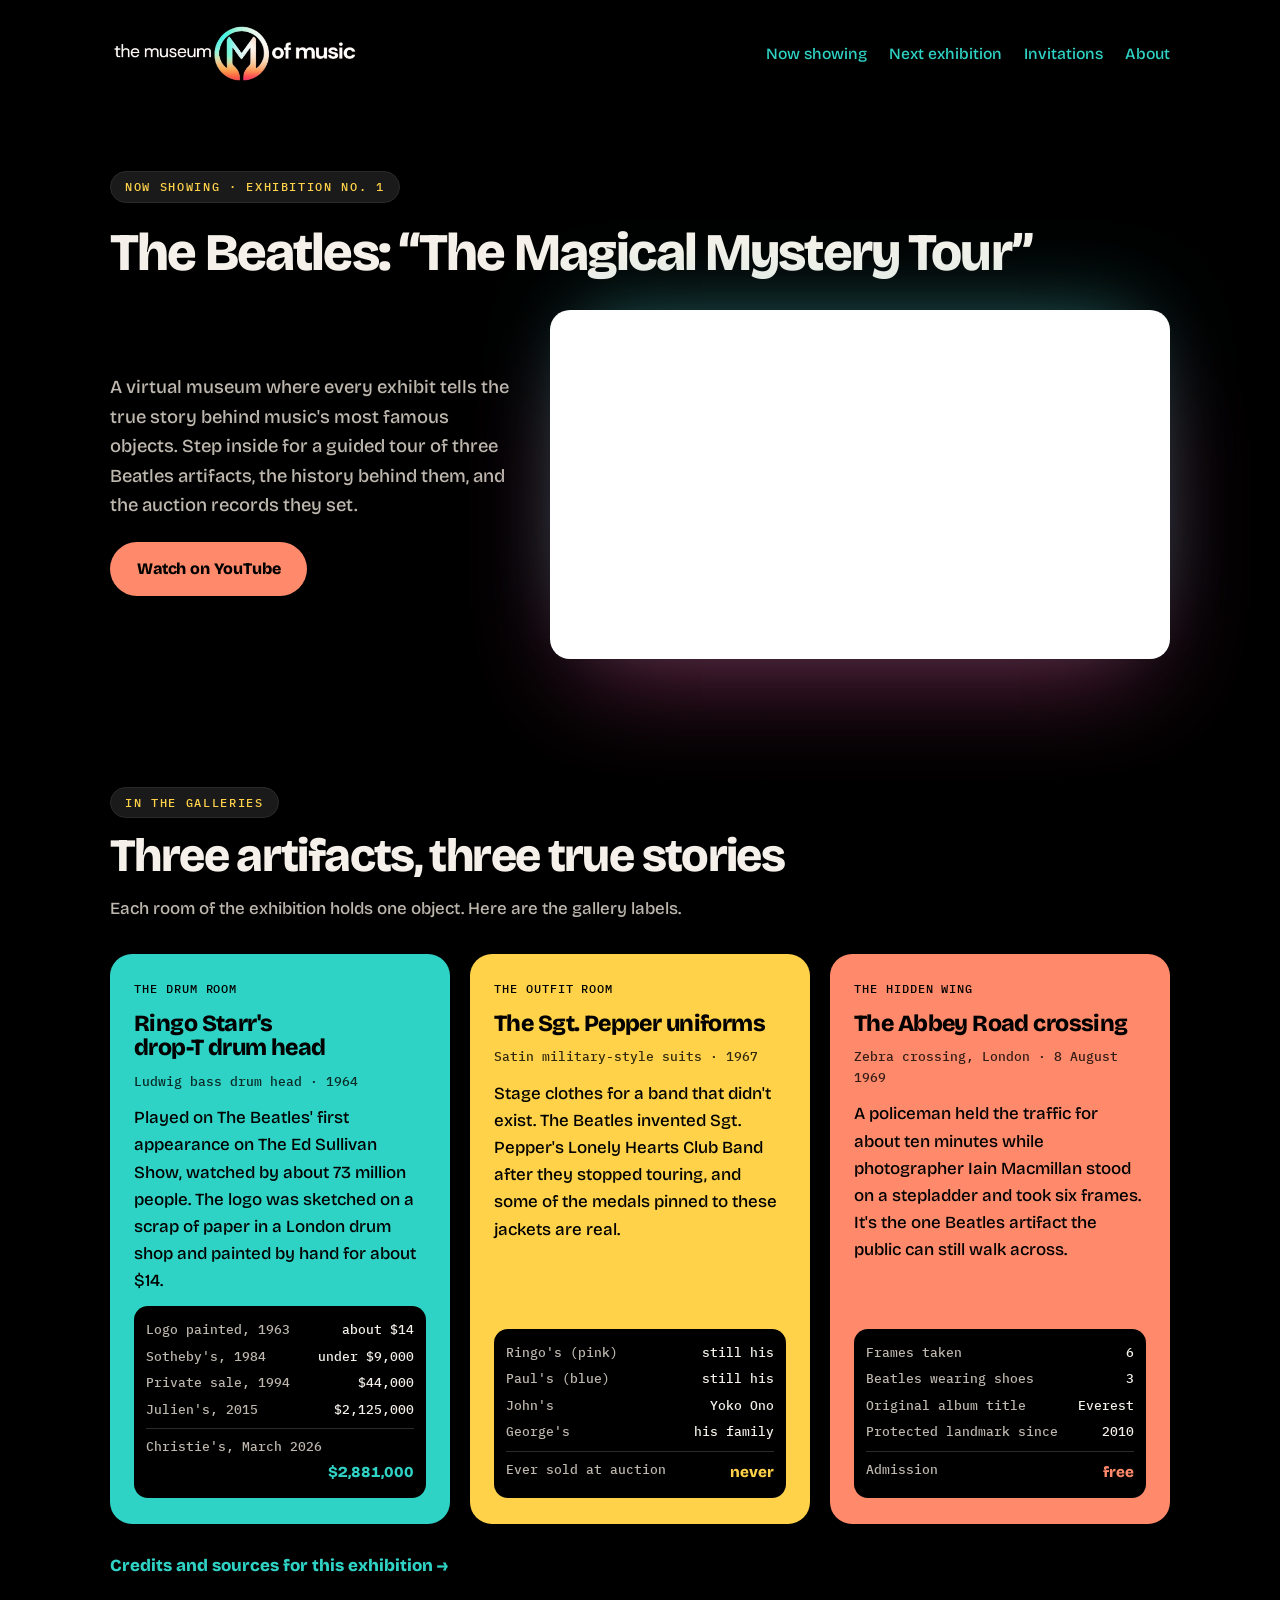
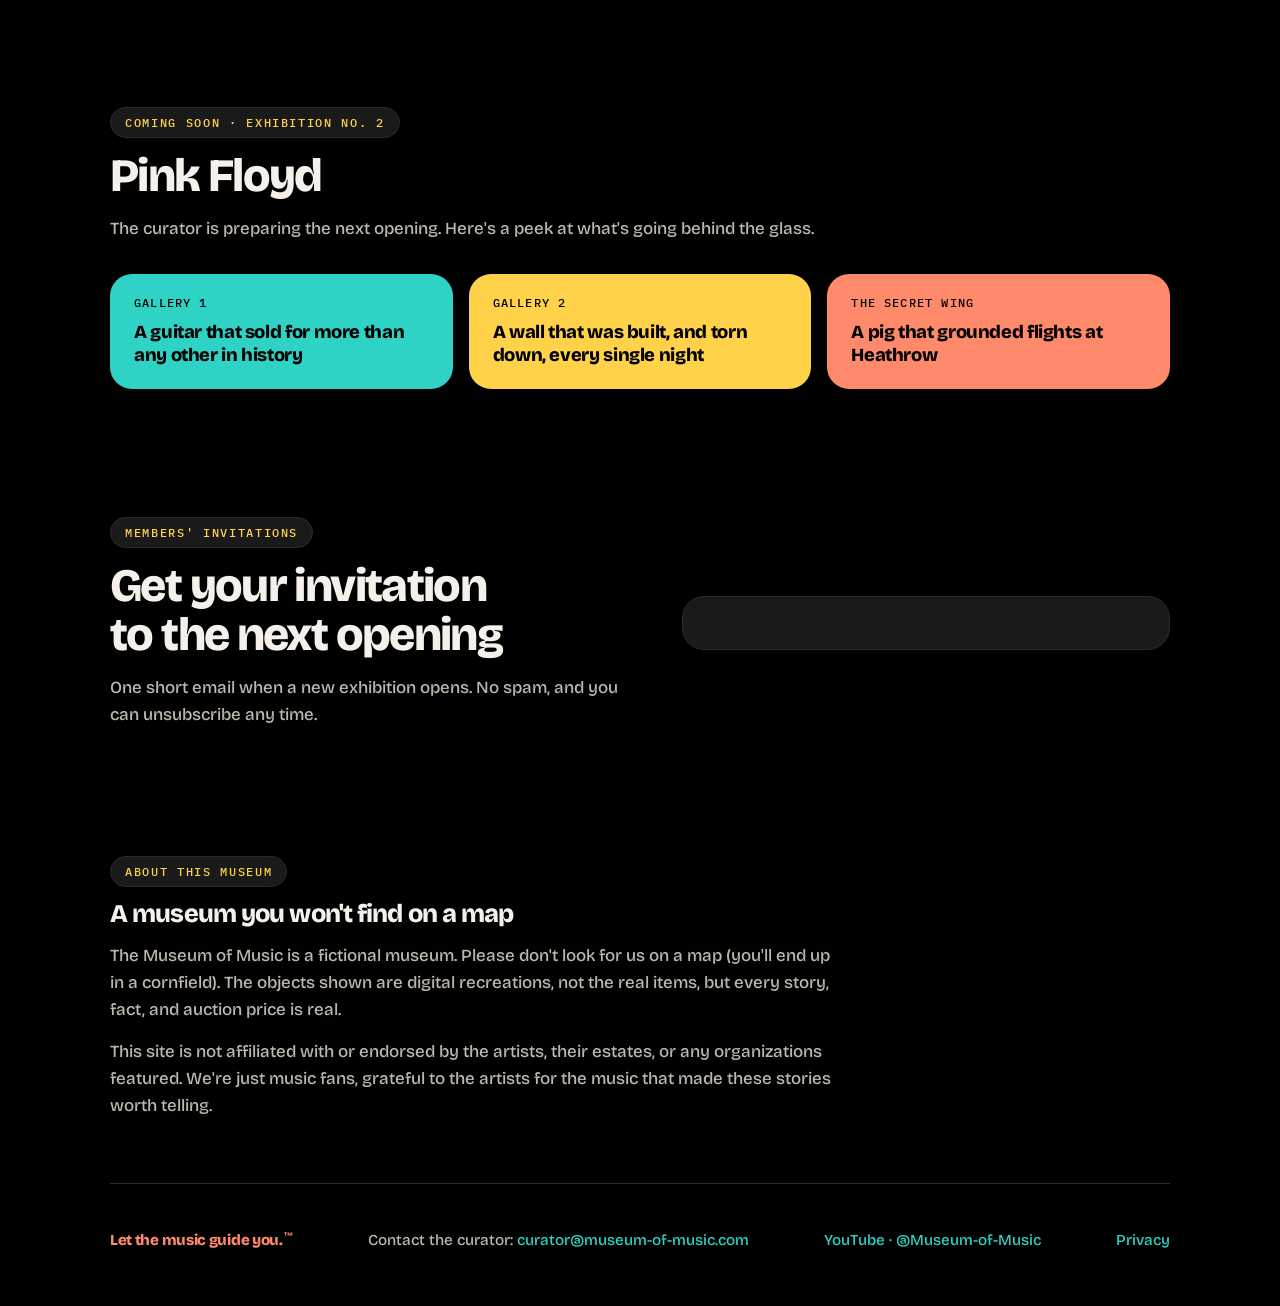
<file: index.html>
<!doctype html>
<html lang="en">
<head>
<meta charset="utf-8">
<meta name="viewport" content="width=device-width, initial-scale=1">
<meta name="description" content="The Museum of Music: a virtual museum where every exhibit tells the true story behind music's most famous objects. Now showing: The Beatles.">
<meta property="og:title" content="The Museum of Music">
<meta property="og:description" content="A virtual museum of music's most famous objects. Now showing: The Beatles, “The Magical Mystery Tour.”">
<meta property="og:type" content="website">
<meta property="og:url" content="https://museum-of-music.com/">
<meta property="og:site_name" content="The Museum of Music">
<meta property="og:image" content="https://museum-of-music.com/share-card.png">
<meta property="og:image:width" content="1200">
<meta property="og:image:height" content="630">
<meta property="og:image:alt" content="The Museum of Music. Now showing: The Beatles, “The Magical Mystery Tour.”">
<meta name="twitter:card" content="summary_large_image">
<meta name="theme-color" content="#000000">
<meta name="google-site-verification" content="QJn9CsjRSteM9GCjq5DSAJP-oJuwyeUyrqhQQWvb560">
<link rel="icon" type="image/png" href="logo.png">
<title>The Museum of Music</title>
<link rel="canonical" href="https://museum-of-music.com/">
<script type="application/ld+json">
[
 {
  "@context": "https://schema.org",
  "@type": "WebSite",
  "name": "The Museum of Music",
  "url": "https://museum-of-music.com/"
 },
 {
  "@context": "https://schema.org",
  "@type": "VideoObject",
  "name": "Inside the Beatles Vault: The Stories Behind Their Most Iconic Artifacts",
  "description": "Step inside The Museum of Music's Beatles exhibition: the drum head from their first appearance on The Ed Sullivan Show, the uniforms from the Sgt. Pepper album cover, and the crosswalk from the Abbey Road album cover. Every exhibit tells the true story behind music's most famous objects.",
  "thumbnailUrl": [
   "https://i.ytimg.com/vi/FO67KNUy0-o/maxresdefault.jpg"
  ],
  "uploadDate": "2026-10-26T18:00:08Z",
  "duration": "PT11M7S",
  "embedUrl": "https://www.youtube-nocookie.com/embed/FO67KNUy0-o",
  "url": "https://www.youtube.com/watch?v=FO67KNUy0-o",
  "publisher": {
   "@type": "Organization",
   "name": "The Museum of Music",
   "url": "https://museum-of-music.com/",
   "logo": {
    "@type": "ImageObject",
    "url": "https://museum-of-music.com/logo.png"
   }
  }
 }
]
</script>
<link rel="preconnect" href="https://fonts.googleapis.com">
<link rel="preconnect" href="https://fonts.gstatic.com" crossorigin>
<link rel="stylesheet" href="https://fonts.googleapis.com/css2?family=Bricolage+Grotesque:opsz,wght@12..96,500;12..96,800&family=IBM+Plex+Mono:wght@500&display=swap">
<link rel="stylesheet" href="/styles.css">
</head>
<body>

<div class="wrap">
  <header>
    <a class="brand" href="#top" aria-label="The Museum of Music home">
      <img class="wordmark" src="wordmark.png" alt="The Museum of Music" width="905" height="215">
    </a>
    <nav aria-label="Main">
      <a href="#now-showing">Now showing</a>
      <a href="#next">Next exhibition</a>
      <a href="#invitations">Invitations</a>
      <a href="#about">About</a>
    </nav>
  </header>

  <main id="top">
    <div class="hero">
      <div class="eyebrow">Now showing · Exhibition No. 1</div>
      <h1>The Beatles: <em>“The Magical Mystery Tour”</em></h1>
      <div class="hero-body">
        <div class="hero-text">
          <p>A virtual museum where every exhibit tells the true story behind music's most famous objects. Step inside for a guided tour of three Beatles artifacts, the history behind them, and the auction records they set.</p>
          <div class="ticket">
            <a class="btn btn-primary" href="https://youtu.be/FO67KNUy0-o" target="_blank" rel="noopener">Watch on YouTube</a>
          </div>
        </div>
        <div class="video">
          <iframe src="https://www.youtube-nocookie.com/embed/FO67KNUy0-o" title="The Beatles: “The Magical Mystery Tour” — The Museum of Music" allow="accelerometer; autoplay; clipboard-write; encrypted-media; gyroscope; picture-in-picture; web-share" referrerpolicy="strict-origin-when-cross-origin" allowfullscreen></iframe>
        </div>
      </div>
    </div>

    <section id="now-showing" aria-labelledby="ns-h">
      <div class="sec-head">
        <div class="eyebrow">In the galleries</div>
        <h2 id="ns-h">Three artifacts, three true stories</h2>
        <p>Each room of the exhibition holds one object. Here are the gallery labels.</p>
      </div>
      <div class="placards">
        <article class="placard">
          <div class="cat">The Drum Room</div>
          <h3>Ringo Starr's <span class="nowrap">drop-T</span> drum head</h3>
          <div class="meta">Ludwig bass drum head · 1964</div>
          <p>Played on The Beatles' first appearance on The Ed Sullivan Show, watched by about 73 million people. The logo was sketched on a scrap of paper in a London drum shop and painted by hand for about $14.</p>
          <div class="prov" aria-label="Provenance">
            <div><span>Logo painted, 1963</span><strong>about $14</strong></div>
            <div><span>Sotheby's, 1984</span><strong>under $9,000</strong></div>
            <div><span>Private sale, 1994</span><strong>$44,000</strong></div>
            <div><span>Julien's, 2015</span><strong>$2,125,000</strong></div>
            <div class="final"><span>Christie's, March 2026</span><strong>$2,881,000</strong></div>
          </div>
        </article>
        <article class="placard">
          <div class="cat">The Outfit Room</div>
          <h3>The Sgt. Pepper uniforms</h3>
          <div class="meta">Satin military-style suits · 1967</div>
          <p>Stage clothes for a band that didn't exist. The Beatles invented Sgt. Pepper's Lonely Hearts Club Band after they stopped touring, and some of the medals pinned to these jackets are real.</p>
          <div class="prov" aria-label="Where they are now">
            <div><span>Ringo's (pink)</span><strong>still his</strong></div>
            <div><span>Paul's (blue)</span><strong>still his</strong></div>
            <div><span>John's</span><strong>Yoko Ono</strong></div>
            <div><span>George's</span><strong>his family</strong></div>
            <div class="final"><span>Ever sold at auction</span><strong>never</strong></div>
          </div>
        </article>
        <article class="placard">
          <div class="cat">The Hidden Wing</div>
          <h3>The Abbey Road crossing</h3>
          <div class="meta">Zebra crossing, London · 8 August 1969</div>
          <p>A policeman held the traffic for about ten minutes while photographer Iain Macmillan stood on a stepladder and took six frames. It's the one Beatles artifact the public can still walk across.</p>
          <div class="prov" aria-label="Facts">
            <div><span>Frames taken</span><strong>6</strong></div>
            <div><span>Beatles wearing shoes</span><strong>3</strong></div>
            <div><span>Original album title</span><strong>Everest</strong></div>
            <div><span>Protected landmark since</span><strong>2010</strong></div>
            <div class="final"><span>Admission</span><strong>free</strong></div>
          </div>
        </article>
      </div>
      <p class="more"><a href="/beatles/#credits">Credits and sources for this exhibition</a></p>
    </section>

    <section id="next" aria-labelledby="next-h">
      <div class="sec-head">
        <div class="eyebrow">Coming soon · Exhibition No. 2</div>
        <h2 id="next-h">Pink Floyd</h2>
        <p>The curator is preparing the next opening. Here's a peek at what's going behind the glass.</p>
      </div>
      <div class="vote">
        <div class="choice"><span>Gallery 1</span>A guitar that sold for more than any other in history</div>
        <div class="choice"><span>Gallery 2</span>A wall that was built, and torn down, every single night</div>
        <div class="choice"><span>The secret wing</span>A pig that grounded flights at Heathrow</div>
      </div>
    </section>

    <section id="invitations" aria-labelledby="inv-h">
      <div class="invite">
        <div class="sec-head" style="margin:0">
          <div class="eyebrow">Members' invitations</div>
          <h2 id="inv-h">Get your invitation to the next opening</h2>
          <p>One short email when a new exhibition opens. No spam, and you can unsubscribe any time.</p>
        </div>
        <div class="card" id="inviteBox">
          <script async src="https://subscribe-forms.beehiiv.com/v3/loader.js" data-beehiiv-form="390239c3-67cb-49b1-8e64-e5f1f850b8d0"></script>
        </div>
      </div>
    </section>

    <section id="about" aria-labelledby="about-h">
      <div class="about">
        <div class="eyebrow">About this museum</div>
        <h2 id="about-h">A museum you won't find on a map</h2>
        <p>The Museum of Music is a fictional museum. Please don't look for us on a map (you'll end up in a cornfield). The objects shown are digital recreations, not the real items, but every story, fact, and auction price is real.</p>
        <p>This site is not affiliated with or endorsed by the artists, their estates, or any organizations featured. We're just music fans, grateful to the artists for the music that made these stories worth telling.</p>
      </div>
    </section>
  </main>

  <footer>
    <span class="sign">Let the music guide you.<span class="tm">&trade;</span></span>
    <span>Contact the curator: <a class="email" href="mailto:curator@museum-of-music.com">curator@museum-of-music.com</a></span>
    <a href="https://www.youtube.com/@Museum-of-Music" target="_blank" rel="noopener">YouTube · @Museum-of-Music</a>
    <a href="privacy.html">Privacy</a>
  </footer>
</div>
</body>
</html>
</file>
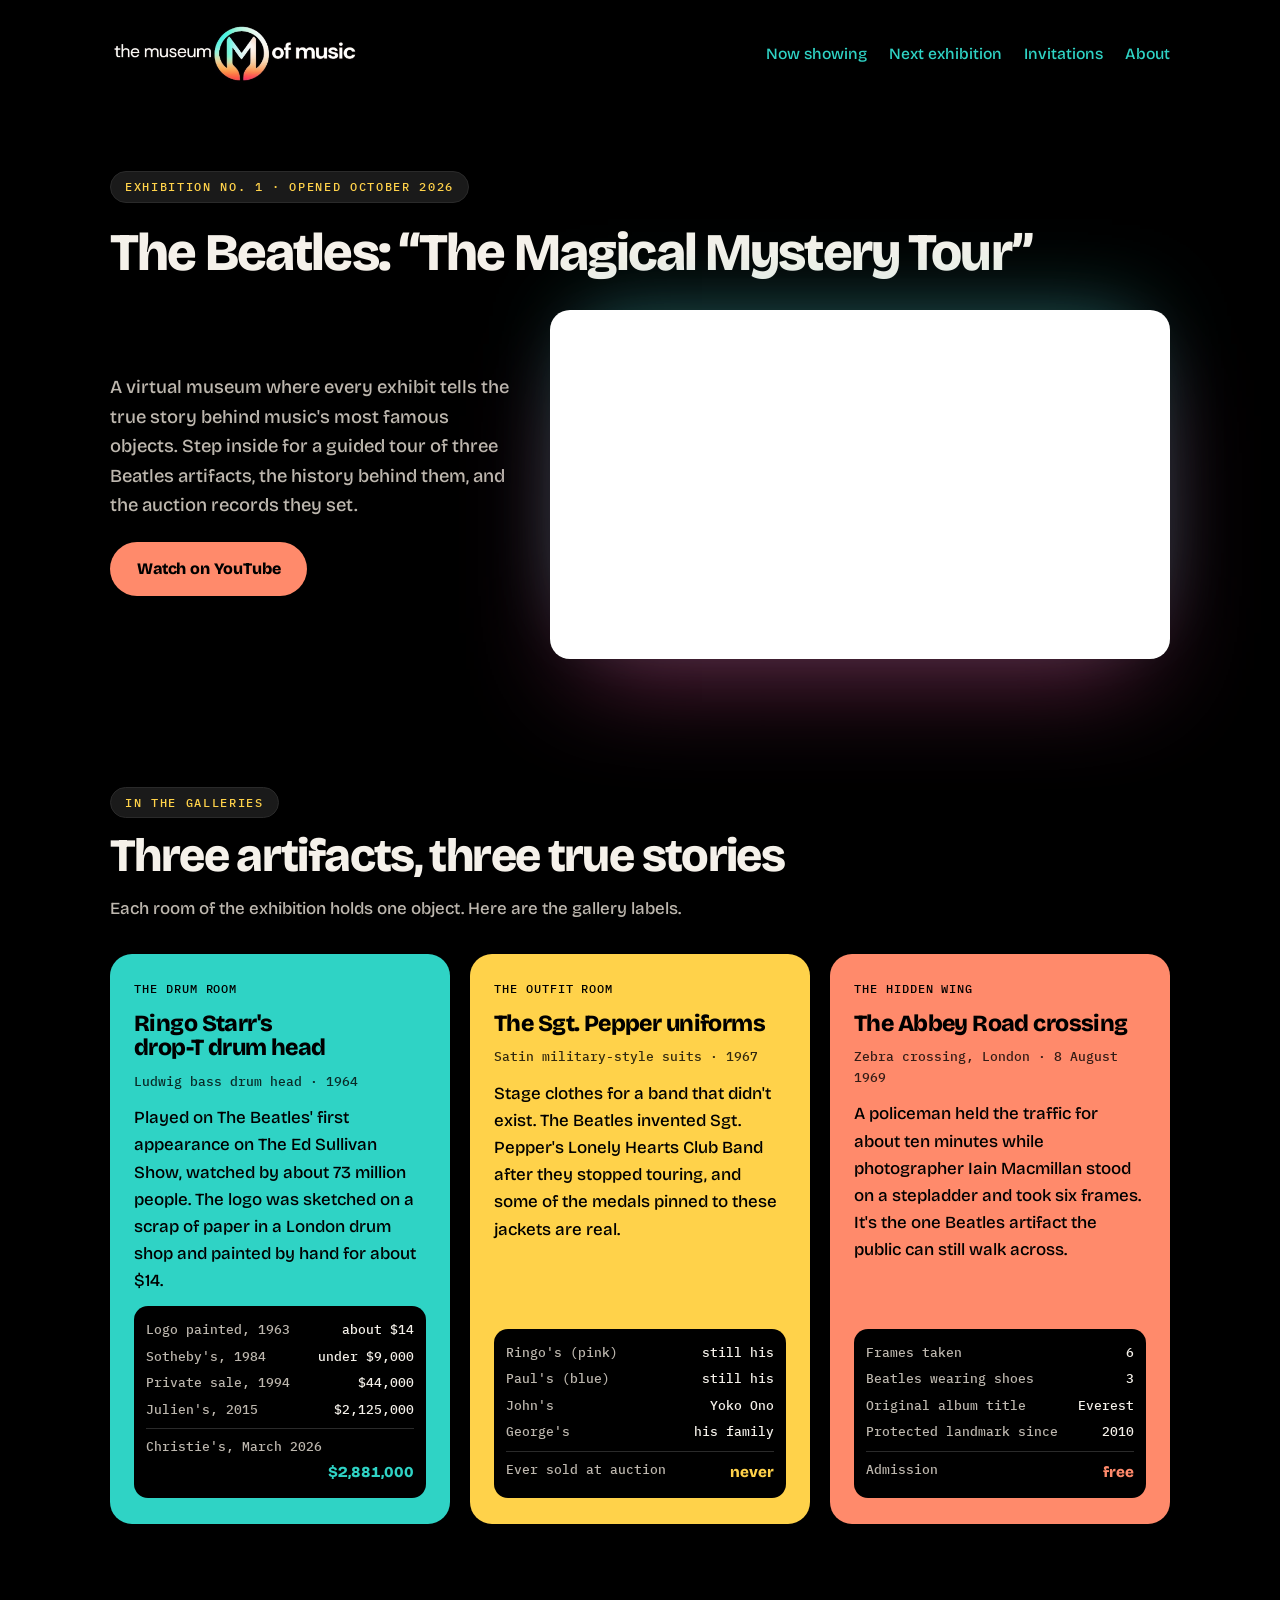
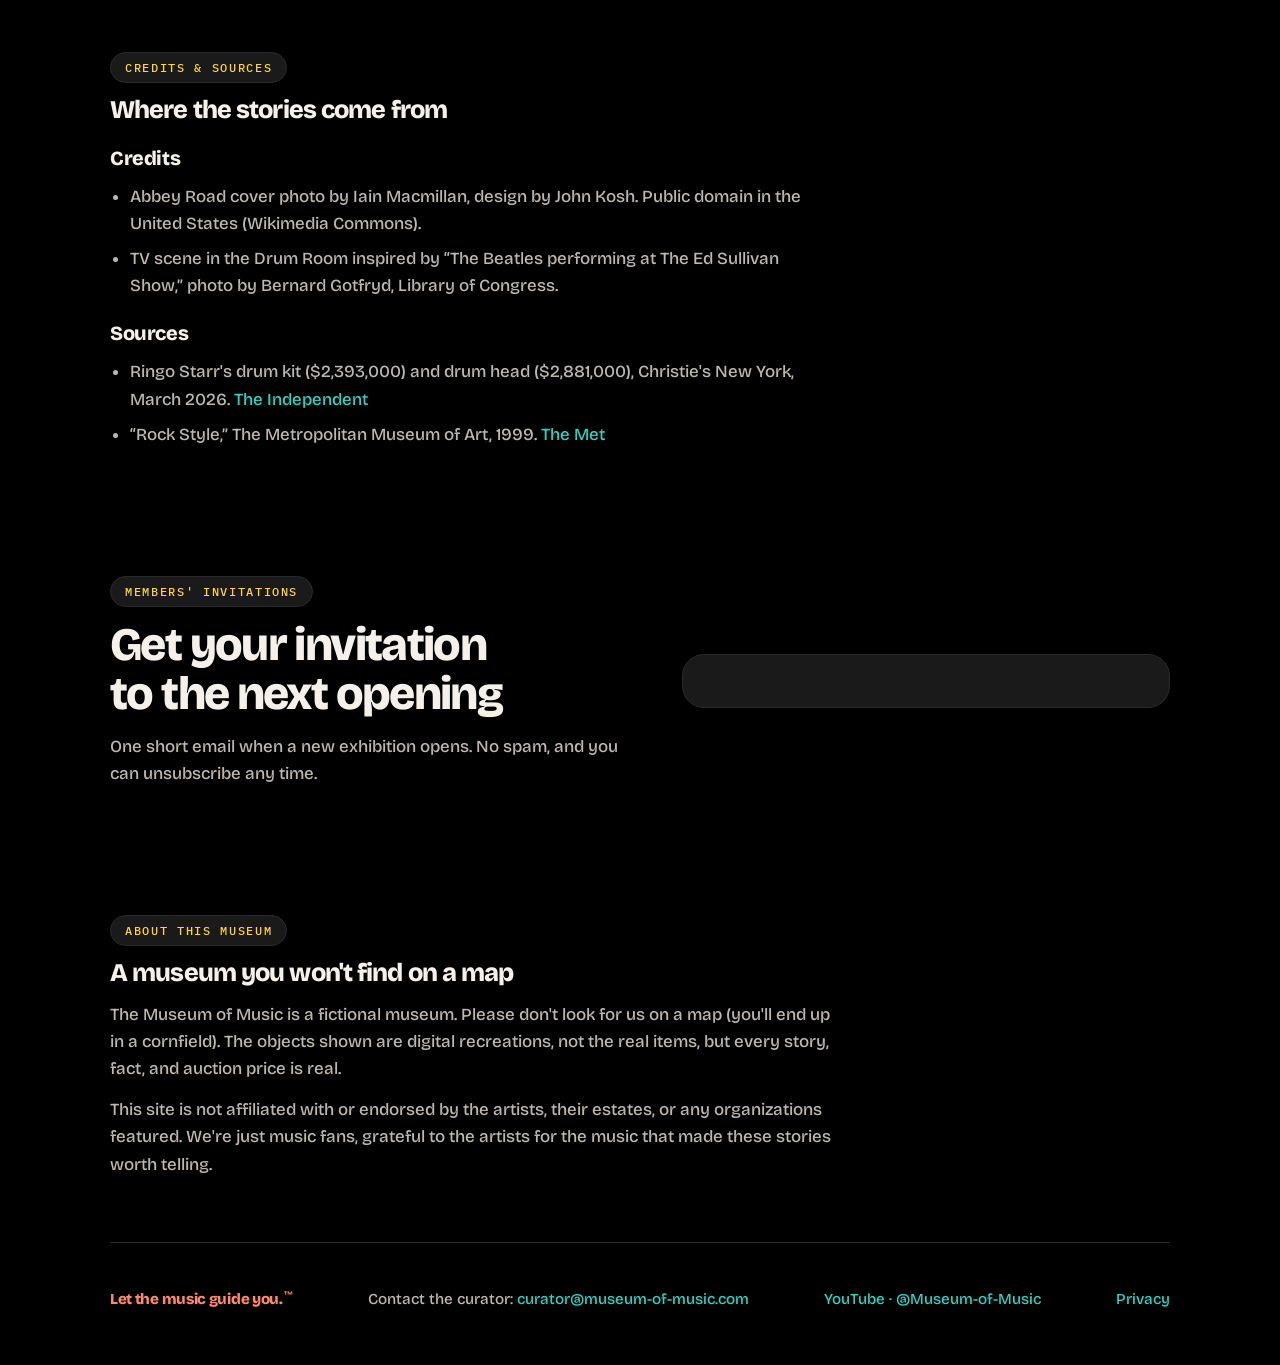
<file: beatles/index.html>
<!doctype html>
<html lang="en">
<head>
<meta charset="utf-8">
<meta name="viewport" content="width=device-width, initial-scale=1">
<meta name="description" content="Exhibition No. 1 at The Museum of Music: Ringo Starr's drum head, the Sgt. Pepper uniforms and the Abbey Road crossing, with the true stories, credits and sources.">
<meta property="og:title" content="The Beatles: “The Magical Mystery Tour” · The Museum of Music">
<meta property="og:description" content="A virtual museum of music's most famous objects. Now showing: The Beatles, “The Magical Mystery Tour.”">
<meta property="og:type" content="website">
<meta property="og:url" content="https://museum-of-music.com/beatles/">
<meta property="og:site_name" content="The Museum of Music">
<meta property="og:image" content="https://museum-of-music.com/share-card.png">
<meta property="og:image:width" content="1200">
<meta property="og:image:height" content="630">
<meta property="og:image:alt" content="The Museum of Music. Now showing: The Beatles, “The Magical Mystery Tour.”">
<meta name="twitter:card" content="summary_large_image">
<meta name="theme-color" content="#000000">
<link rel="icon" type="image/png" href="/logo.png">
<title>The Beatles: “The Magical Mystery Tour” · The Museum of Music</title>
<link rel="canonical" href="https://museum-of-music.com/beatles/">
<script type="application/ld+json">
{
  "@context": "https://schema.org",
  "@type": "VideoObject",
  "name": "Inside the Beatles Vault: The Stories Behind Their Most Iconic Artifacts",
  "description": "Step inside The Museum of Music's Beatles exhibition: the drum head from their first appearance on The Ed Sullivan Show, the uniforms from the Sgt. Pepper album cover, and the crosswalk from the Abbey Road album cover. Every exhibit tells the true story behind music's most famous objects.",
  "thumbnailUrl": [
   "https://i.ytimg.com/vi/FO67KNUy0-o/maxresdefault.jpg"
  ],
  "uploadDate": "2026-10-26T18:00:08Z",
  "duration": "PT11M7S",
  "embedUrl": "https://www.youtube-nocookie.com/embed/FO67KNUy0-o",
  "url": "https://www.youtube.com/watch?v=FO67KNUy0-o",
  "publisher": {
   "@type": "Organization",
   "name": "The Museum of Music",
   "url": "https://museum-of-music.com/",
   "logo": {
    "@type": "ImageObject",
    "url": "https://museum-of-music.com/logo.png"
   }
  }
 }
</script>
<link rel="preconnect" href="https://fonts.googleapis.com">
<link rel="preconnect" href="https://fonts.gstatic.com" crossorigin>
<link rel="stylesheet" href="https://fonts.googleapis.com/css2?family=Bricolage+Grotesque:opsz,wght@12..96,500;12..96,800&family=IBM+Plex+Mono:wght@500&display=swap">
<link rel="stylesheet" href="/styles.css">
</head>
<body>

<div class="wrap">
  <header>
    <a class="brand" href="/" aria-label="The Museum of Music home">
      <img class="wordmark" src="/wordmark.png" alt="The Museum of Music" width="905" height="215">
    </a>
    <nav aria-label="Main">
      <a href="/#now-showing">Now showing</a>
      <a href="/#next">Next exhibition</a>
      <a href="/#invitations">Invitations</a>
      <a href="/#about">About</a>
    </nav>
  </header>

  <main>
    <div class="hero">
      <div class="eyebrow">Exhibition No. 1 · Opened October 2026</div>
      <h1>The Beatles: <em>“The Magical Mystery Tour”</em></h1>
      <div class="hero-body">
        <div class="hero-text">
          <p>A virtual museum where every exhibit tells the true story behind music's most famous objects. Step inside for a guided tour of three Beatles artifacts, the history behind them, and the auction records they set.</p>
          <div class="ticket">
            <a class="btn btn-primary" href="https://youtu.be/FO67KNUy0-o" target="_blank" rel="noopener">Watch on YouTube</a>
          </div>
        </div>
        <div class="video">
          <iframe src="https://www.youtube-nocookie.com/embed/FO67KNUy0-o" title="The Beatles: “The Magical Mystery Tour” — The Museum of Music" allow="accelerometer; autoplay; clipboard-write; encrypted-media; gyroscope; picture-in-picture; web-share" referrerpolicy="strict-origin-when-cross-origin" allowfullscreen></iframe>
        </div>
      </div>
    </div>

    <section id="now-showing" aria-labelledby="ns-h">
      <div class="sec-head">
        <div class="eyebrow">In the galleries</div>
        <h2 id="ns-h">Three artifacts, three true stories</h2>
        <p>Each room of the exhibition holds one object. Here are the gallery labels.</p>
      </div>
      <div class="placards">
        <article class="placard">
          <div class="cat">The Drum Room</div>
          <h3>Ringo Starr's <span class="nowrap">drop-T</span> drum head</h3>
          <div class="meta">Ludwig bass drum head · 1964</div>
          <p>Played on The Beatles' first appearance on The Ed Sullivan Show, watched by about 73 million people. The logo was sketched on a scrap of paper in a London drum shop and painted by hand for about $14.</p>
          <div class="prov" aria-label="Provenance">
            <div><span>Logo painted, 1963</span><strong>about $14</strong></div>
            <div><span>Sotheby's, 1984</span><strong>under $9,000</strong></div>
            <div><span>Private sale, 1994</span><strong>$44,000</strong></div>
            <div><span>Julien's, 2015</span><strong>$2,125,000</strong></div>
            <div class="final"><span>Christie's, March 2026</span><strong>$2,881,000</strong></div>
          </div>
        </article>
        <article class="placard">
          <div class="cat">The Outfit Room</div>
          <h3>The Sgt. Pepper uniforms</h3>
          <div class="meta">Satin military-style suits · 1967</div>
          <p>Stage clothes for a band that didn't exist. The Beatles invented Sgt. Pepper's Lonely Hearts Club Band after they stopped touring, and some of the medals pinned to these jackets are real.</p>
          <div class="prov" aria-label="Where they are now">
            <div><span>Ringo's (pink)</span><strong>still his</strong></div>
            <div><span>Paul's (blue)</span><strong>still his</strong></div>
            <div><span>John's</span><strong>Yoko Ono</strong></div>
            <div><span>George's</span><strong>his family</strong></div>
            <div class="final"><span>Ever sold at auction</span><strong>never</strong></div>
          </div>
        </article>
        <article class="placard">
          <div class="cat">The Hidden Wing</div>
          <h3>The Abbey Road crossing</h3>
          <div class="meta">Zebra crossing, London · 8 August 1969</div>
          <p>A policeman held the traffic for about ten minutes while photographer Iain Macmillan stood on a stepladder and took six frames. It's the one Beatles artifact the public can still walk across.</p>
          <div class="prov" aria-label="Facts">
            <div><span>Frames taken</span><strong>6</strong></div>
            <div><span>Beatles wearing shoes</span><strong>3</strong></div>
            <div><span>Original album title</span><strong>Everest</strong></div>
            <div><span>Protected landmark since</span><strong>2010</strong></div>
            <div class="final"><span>Admission</span><strong>free</strong></div>
          </div>
        </article>
      </div>
    </section>


    <section id="credits" aria-labelledby="credits-h">
      <div class="about credits">
        <div class="eyebrow">Credits &amp; sources</div>
        <h2 id="credits-h">Where the stories come from</h2>
        <h3>Credits</h3>
        <ul>
          <li>Abbey Road cover photo by Iain Macmillan, design by John Kosh. Public domain in the United States (Wikimedia Commons).</li>
          <li>TV scene in the Drum Room inspired by “The Beatles performing at The Ed Sullivan Show,” photo by Bernard Gotfryd, Library of Congress.</li>
        </ul>
        <h3>Sources</h3>
        <ul>
          <li>Ringo Starr's drum kit ($2,393,000) and drum head ($2,881,000), Christie's New York, March 2026. <a href="https://www.aol.com/articles/john-lennon-sgt-pepper-piano-132640964.html" target="_blank" rel="noopener">The Independent</a></li>
          <li>“Rock Style,” The Metropolitan Museum of Art, 1999. <a href="https://www.metmuseum.org/press-releases/birock-styleib-is-theme-for-metropolitan-museums-december-costume-institute-exhibition-1999-exhibitions" target="_blank" rel="noopener">The Met</a></li>
        </ul>
      </div>
    </section>

    <section id="invitations" aria-labelledby="inv-h">
      <div class="invite">
        <div class="sec-head" style="margin:0">
          <div class="eyebrow">Members' invitations</div>
          <h2 id="inv-h">Get your invitation to the next opening</h2>
          <p>One short email when a new exhibition opens. No spam, and you can unsubscribe any time.</p>
        </div>
        <div class="card" id="inviteBox">
          <script async src="https://subscribe-forms.beehiiv.com/v3/loader.js" data-beehiiv-form="390239c3-67cb-49b1-8e64-e5f1f850b8d0"></script>
        </div>
      </div>
    </section>

    <section id="about" aria-labelledby="about-h">
      <div class="about">
        <div class="eyebrow">About this museum</div>
        <h2 id="about-h">A museum you won't find on a map</h2>
        <p>The Museum of Music is a fictional museum. Please don't look for us on a map (you'll end up in a cornfield). The objects shown are digital recreations, not the real items, but every story, fact, and auction price is real.</p>
        <p>This site is not affiliated with or endorsed by the artists, their estates, or any organizations featured. We're just music fans, grateful to the artists for the music that made these stories worth telling.</p>
      </div>
    </section>
  </main>

  <footer>
    <span class="sign">Let the music guide you.<span class="tm">&trade;</span></span>
    <span>Contact the curator: <a class="email" href="mailto:curator@museum-of-music.com">curator@museum-of-music.com</a></span>
    <a href="https://www.youtube.com/@Museum-of-Music" target="_blank" rel="noopener">YouTube · @Museum-of-Music</a>
    <a href="/privacy.html">Privacy</a>
  </footer>
</div>
</body>
</html>
</file>
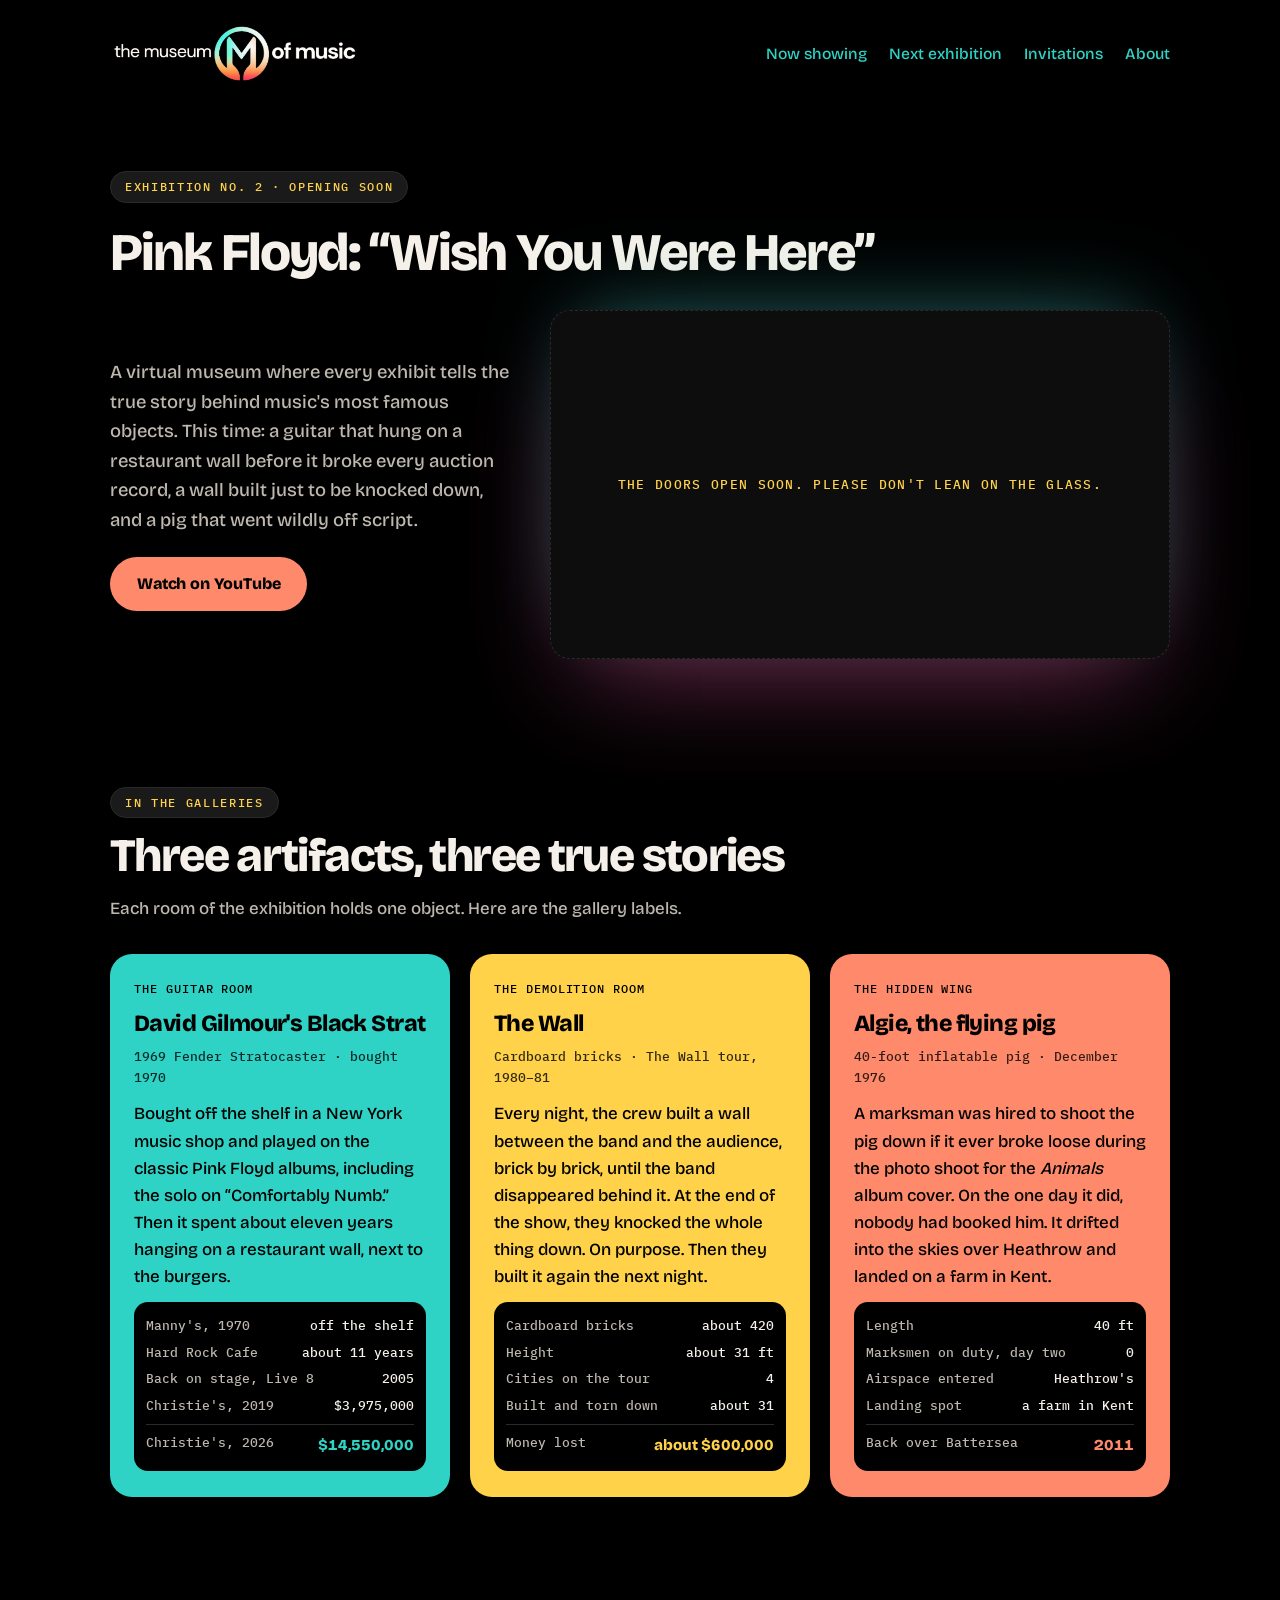
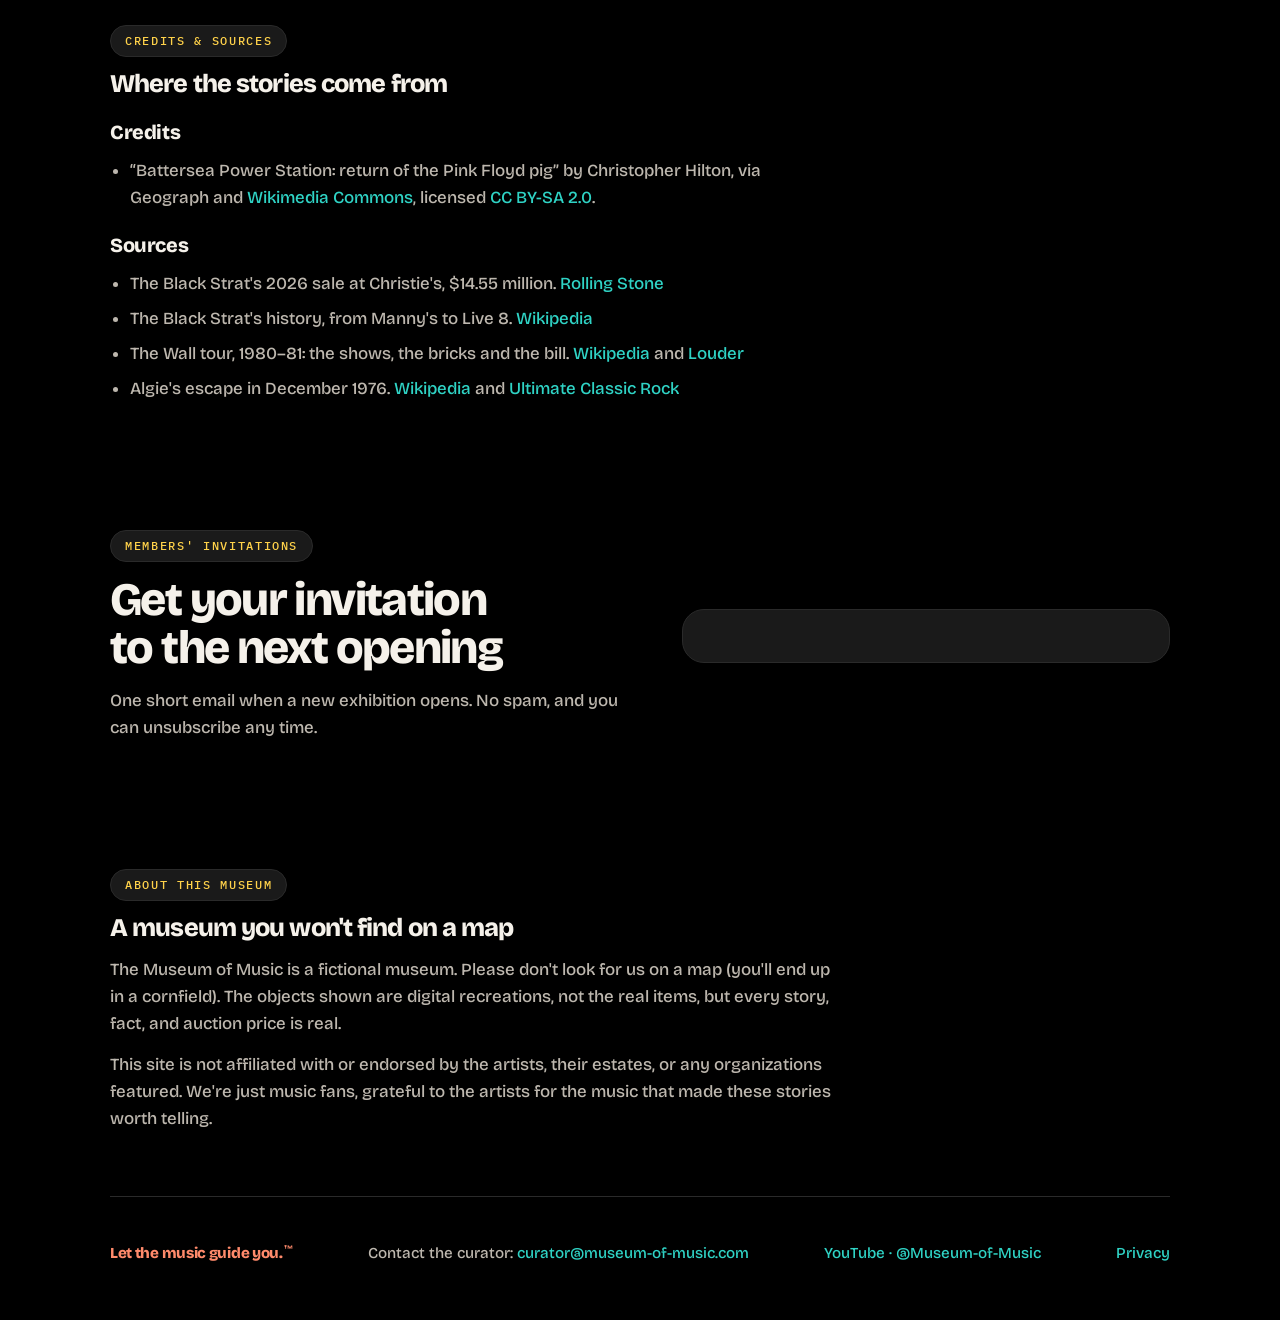
<file: pink-floyd/index.html>
<!doctype html>
<!--
  Exhibition No. 2 is prepared but hidden: noindex, left out of the sitemap, linked from nowhere.
  Opening-day checklist:
  1. Replace VIDEO_ID below (iframe, Watch button, structured data) with the new episode's YouTube ID,
     and fill in the structured data's description, uploadDate and duration.
  2. Swap the video placeholder <div class="video video-soon"> for the iframe block in its comment.
  3. Change the label to "Exhibition No. 2 · Opened [Month] 2026", remove the robots noindex line,
     and add https://museum-of-music.com/pink-floyd/ to sitemap.xml.
  4. Check the facts marked "check" in the research notes against the final script.
  5. Switch the homepage to Pink Floyd, use share-card-pink-floyd.png as its share picture,
     and link the Beatles page from a "Past exhibitions" spot.
  6. Put the episode link on the beehiiv "Exhibition opening invitation" button before sending.
-->
<html lang="en">
<head>
<meta charset="utf-8">
<meta name="viewport" content="width=device-width, initial-scale=1">
<meta name="robots" content="noindex">
<meta name="description" content="Exhibition No. 2 at The Museum of Music: David Gilmour's Black Strat, The Wall and Algie the flying pig, with the true stories, credits and sources.">
<meta property="og:title" content="Pink Floyd: “Wish You Were Here” · The Museum of Music">
<meta property="og:description" content="A virtual museum of music's most famous objects. Now showing: Pink Floyd, “Wish You Were Here.”">
<meta property="og:type" content="website">
<meta property="og:url" content="https://museum-of-music.com/pink-floyd/">
<meta property="og:site_name" content="The Museum of Music">
<meta property="og:image" content="https://museum-of-music.com/share-card-pink-floyd.png">
<meta property="og:image:width" content="1200">
<meta property="og:image:height" content="630">
<meta property="og:image:alt" content="The Museum of Music. Now showing: Pink Floyd, “Wish You Were Here.”">
<meta name="twitter:card" content="summary_large_image">
<meta name="theme-color" content="#000000">
<link rel="icon" type="image/png" href="/logo.png">
<title>Pink Floyd: “Wish You Were Here” · The Museum of Music</title>
<link rel="canonical" href="https://museum-of-music.com/pink-floyd/">
<!-- Opening day: fill in and uncomment.
<script type="application/ld+json">
{
  "@context": "https://schema.org",
  "@type": "VideoObject",
  "name": "EPISODE TITLE",
  "description": "EPISODE DESCRIPTION",
  "thumbnailUrl": ["https://i.ytimg.com/vi/VIDEO_ID/maxresdefault.jpg"],
  "uploadDate": "YYYY-MM-DDTHH:MM:SSZ",
  "duration": "PT00M00S",
  "embedUrl": "https://www.youtube-nocookie.com/embed/VIDEO_ID",
  "url": "https://www.youtube.com/watch?v=VIDEO_ID",
  "publisher": {"@type": "Organization", "name": "The Museum of Music", "url": "https://museum-of-music.com/", "logo": {"@type": "ImageObject", "url": "https://museum-of-music.com/logo.png"}}
}
</script>
-->
<link rel="preconnect" href="https://fonts.googleapis.com">
<link rel="preconnect" href="https://fonts.gstatic.com" crossorigin>
<link rel="stylesheet" href="https://fonts.googleapis.com/css2?family=Bricolage+Grotesque:opsz,wght@12..96,500;12..96,800&family=IBM+Plex+Mono:wght@500&display=swap">
<link rel="stylesheet" href="/styles.css">
</head>
<body>

<div class="wrap">
  <header>
    <a class="brand" href="/" aria-label="The Museum of Music home">
      <img class="wordmark" src="/wordmark.png" alt="The Museum of Music" width="905" height="215">
    </a>
    <nav aria-label="Main">
      <a href="/#now-showing">Now showing</a>
      <a href="/#next">Next exhibition</a>
      <a href="/#invitations">Invitations</a>
      <a href="/#about">About</a>
    </nav>
  </header>

  <main>
    <div class="hero">
      <div class="eyebrow">Exhibition No. 2 · Opening soon</div>
      <h1>Pink Floyd: <em>“Wish You Were Here”</em></h1>
      <div class="hero-body">
        <div class="hero-text">
          <p>A virtual museum where every exhibit tells the true story behind music's most famous objects. This time: a guitar that hung on a restaurant wall before it broke every auction record, a wall built just to be knocked down, and a pig that went wildly off script.</p>
          <div class="ticket">
            <a class="btn btn-primary" href="https://www.youtube.com/@Museum-of-Music" target="_blank" rel="noopener">Watch on YouTube</a>
          </div>
        </div>
        <!-- Opening day: replace this placeholder with
        <div class="video">
          <iframe src="https://www.youtube-nocookie.com/embed/VIDEO_ID" title="Pink Floyd: “Wish You Were Here” — The Museum of Music" allow="accelerometer; autoplay; clipboard-write; encrypted-media; gyroscope; picture-in-picture; web-share" referrerpolicy="strict-origin-when-cross-origin" allowfullscreen></iframe>
        </div>
        -->
        <div class="video video-soon">
          <p>The doors open soon. Please don't lean on the glass.</p>
        </div>
      </div>
    </div>

    <section id="now-showing" aria-labelledby="ns-h">
      <div class="sec-head">
        <div class="eyebrow">In the galleries</div>
        <h2 id="ns-h">Three artifacts, three true stories</h2>
        <p>Each room of the exhibition holds one object. Here are the gallery labels.</p>
      </div>
      <div class="placards">
        <article class="placard">
          <div class="cat">The Guitar Room</div>
          <h3>David Gilmour's Black Strat</h3>
          <div class="meta">1969 Fender Stratocaster · bought 1970</div>
          <p>Bought off the shelf in a New York music shop and played on the classic Pink Floyd albums, including the solo on “Comfortably Numb.” Then it spent about eleven years hanging on a restaurant wall, next to the burgers.</p>
          <div class="prov" aria-label="Provenance">
            <div><span>Manny's, 1970</span><strong>off the shelf</strong></div>
            <div><span>Hard Rock Cafe</span><strong>about 11 years</strong></div>
            <div><span>Back on stage, Live 8</span><strong>2005</strong></div>
            <div><span>Christie's, 2019</span><strong>$3,975,000</strong></div>
            <div class="final"><span>Christie's, 2026</span><strong>$14,550,000</strong></div>
          </div>
        </article>
        <article class="placard">
          <div class="cat">The Demolition Room</div>
          <h3>The Wall</h3>
          <div class="meta">Cardboard bricks · The Wall tour, 1980–81</div>
          <p>Every night, the crew built a wall between the band and the audience, brick by brick, until the band disappeared behind it. At the end of the show, they knocked the whole thing down. On purpose. Then they built it again the next night.</p>
          <div class="prov" aria-label="Facts">
            <div><span>Cardboard bricks</span><strong>about 420</strong></div>
            <div><span>Height</span><strong>about 31 ft</strong></div>
            <div><span>Cities on the tour</span><strong>4</strong></div>
            <div><span>Built and torn down</span><strong>about 31</strong></div>
            <div class="final"><span>Money lost</span><strong>about $600,000</strong></div>
          </div>
        </article>
        <article class="placard">
          <div class="cat">The Hidden Wing</div>
          <h3>Algie, the flying pig</h3>
          <div class="meta">40-foot inflatable pig · December 1976</div>
          <p>A marksman was hired to shoot the pig down if it ever broke loose during the photo shoot for the <cite>Animals</cite> album cover. On the one day it did, nobody had booked him. It drifted into the skies over Heathrow and landed on a farm in Kent.</p>
          <div class="prov" aria-label="Facts">
            <div><span>Length</span><strong>40 ft</strong></div>
            <div><span>Marksmen on duty, day two</span><strong>0</strong></div>
            <div><span>Airspace entered</span><strong>Heathrow's</strong></div>
            <div><span>Landing spot</span><strong>a farm in Kent</strong></div>
            <div class="final"><span>Back over Battersea</span><strong>2011</strong></div>
          </div>
        </article>
      </div>
    </section>

    <section id="credits" aria-labelledby="credits-h">
      <div class="about credits">
        <div class="eyebrow">Credits &amp; sources</div>
        <h2 id="credits-h">Where the stories come from</h2>
        <h3>Credits</h3>
        <ul>
          <li>“Battersea Power Station: return of the Pink Floyd pig” by Christopher Hilton, via Geograph and <a href="https://commons.wikimedia.org/wiki/File:Battersea_Power_Station,_return_of_the_Pink_Floyd_pig_-_geograph.org.uk_-_2618691.jpg" target="_blank" rel="noopener">Wikimedia Commons</a>, licensed <a href="https://creativecommons.org/licenses/by-sa/2.0/" target="_blank" rel="noopener">CC BY-SA 2.0</a>.</li>
        </ul>
        <h3>Sources</h3>
        <ul>
          <li>The Black Strat's 2026 sale at Christie's, $14.55 million. <a href="https://www.rollingstone.com/music/music-news/david-gilmour-black-strat-sells-14-million-auction-1235529794/" target="_blank" rel="noopener">Rolling Stone</a></li>
          <li>The Black Strat's history, from Manny's to Live 8. <a href="https://en.wikipedia.org/wiki/The_Black_Strat" target="_blank" rel="noopener">Wikipedia</a></li>
          <li>The Wall tour, 1980–81: the shows, the bricks and the bill. <a href="https://en.wikipedia.org/wiki/The_Wall_Tour_(1980%E2%80%931981)" target="_blank" rel="noopener">Wikipedia</a> and <a href="https://www.loudersound.com/features/50-years-of-pink-floyd-the-wall-then-and-now" target="_blank" rel="noopener">Louder</a></li>
          <li>Algie's escape in December 1976. <a href="https://en.wikipedia.org/wiki/Pink_Floyd_pigs" target="_blank" rel="noopener">Wikipedia</a> and <a href="https://ultimateclassicrock.com/pink-floyd-inflatable-pig-breaks-free/" target="_blank" rel="noopener">Ultimate Classic Rock</a></li>
        </ul>
      </div>
    </section>

    <section id="invitations" aria-labelledby="inv-h">
      <div class="invite">
        <div class="sec-head" style="margin:0">
          <div class="eyebrow">Members' invitations</div>
          <h2 id="inv-h">Get your invitation to the next opening</h2>
          <p>One short email when a new exhibition opens. No spam, and you can unsubscribe any time.</p>
        </div>
        <div class="card" id="inviteBox">
          <script async src="https://subscribe-forms.beehiiv.com/v3/loader.js" data-beehiiv-form="390239c3-67cb-49b1-8e64-e5f1f850b8d0"></script>
        </div>
      </div>
    </section>

    <section id="about" aria-labelledby="about-h">
      <div class="about">
        <div class="eyebrow">About this museum</div>
        <h2 id="about-h">A museum you won't find on a map</h2>
        <p>The Museum of Music is a fictional museum. Please don't look for us on a map (you'll end up in a cornfield). The objects shown are digital recreations, not the real items, but every story, fact, and auction price is real.</p>
        <p>This site is not affiliated with or endorsed by the artists, their estates, or any organizations featured. We're just music fans, grateful to the artists for the music that made these stories worth telling.</p>
      </div>
    </section>
  </main>

  <footer>
    <span class="sign">Let the music guide you.<span class="tm">&trade;</span></span>
    <span>Contact the curator: <a class="email" href="mailto:curator@museum-of-music.com">curator@museum-of-music.com</a></span>
    <a href="https://www.youtube.com/@Museum-of-Music" target="_blank" rel="noopener">YouTube · @Museum-of-Music</a>
    <a href="/privacy.html">Privacy</a>
  </footer>
</div>
</body>
</html>
</file>
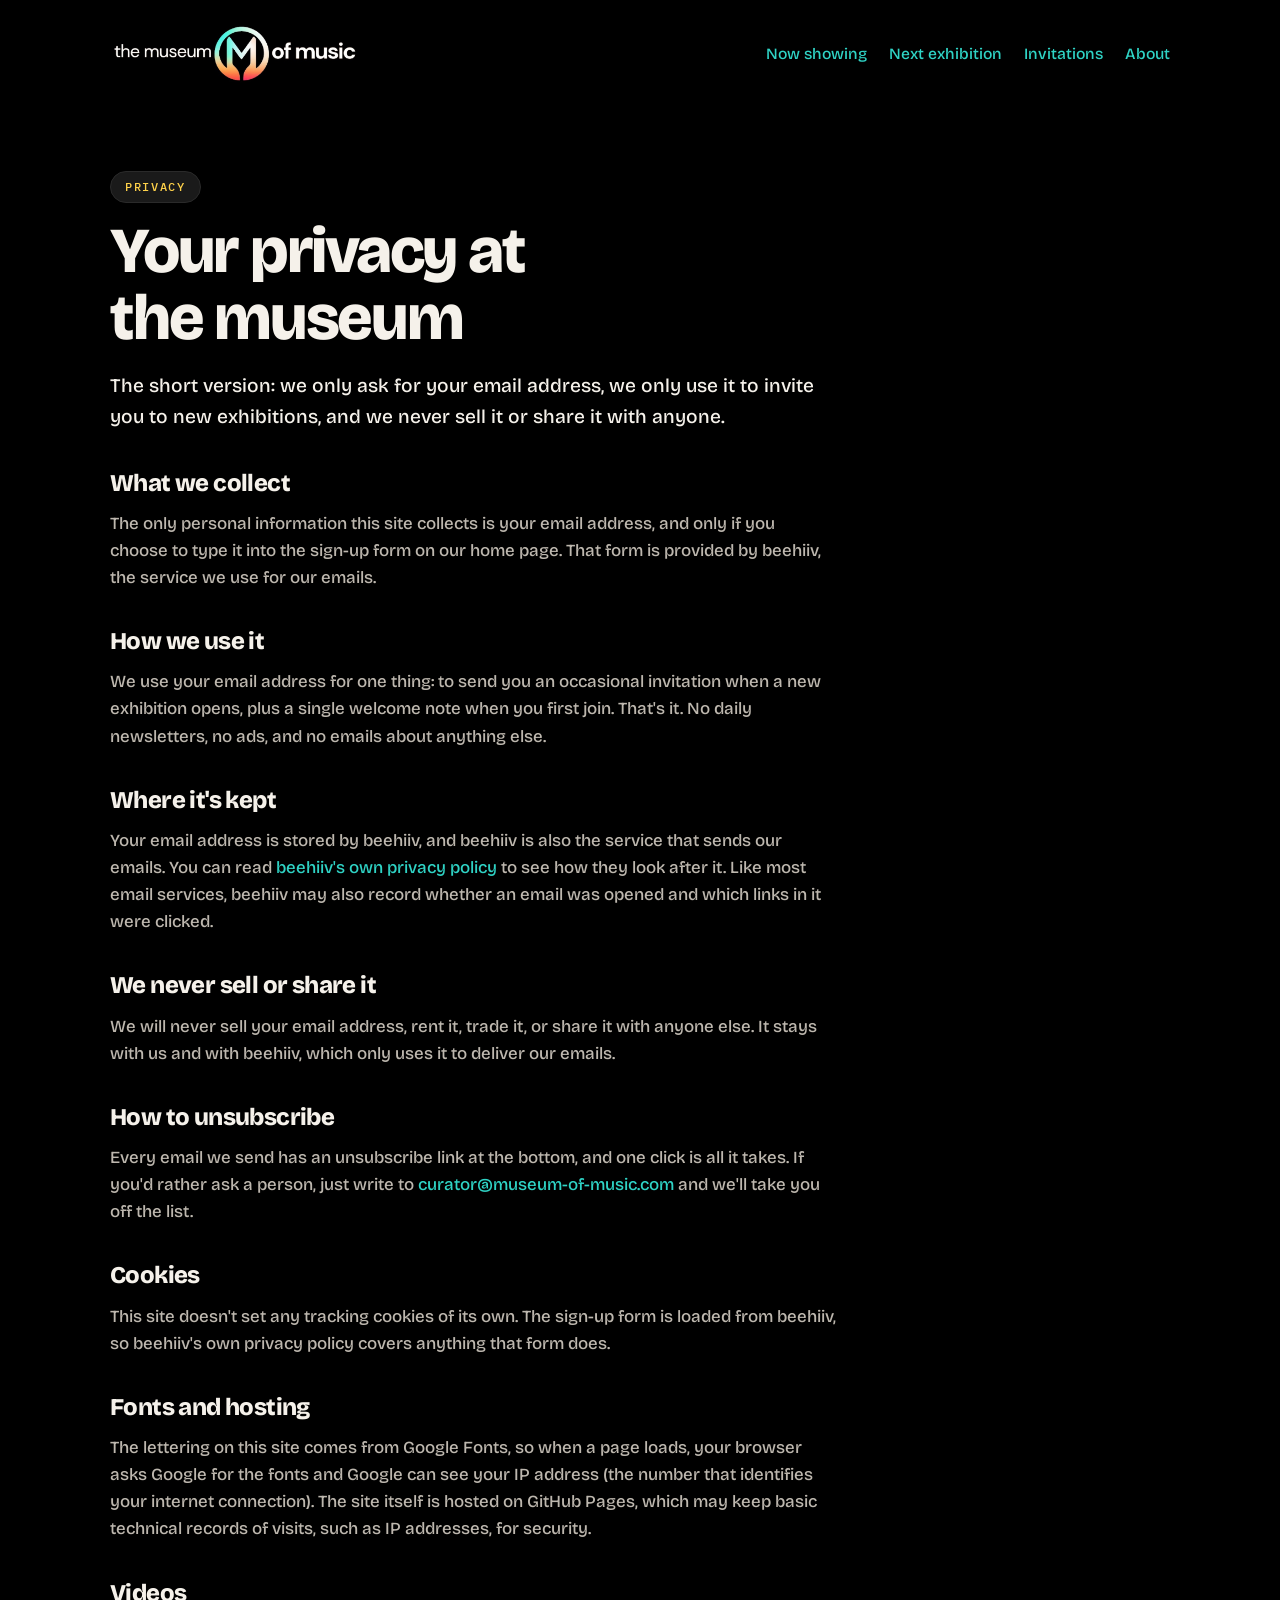
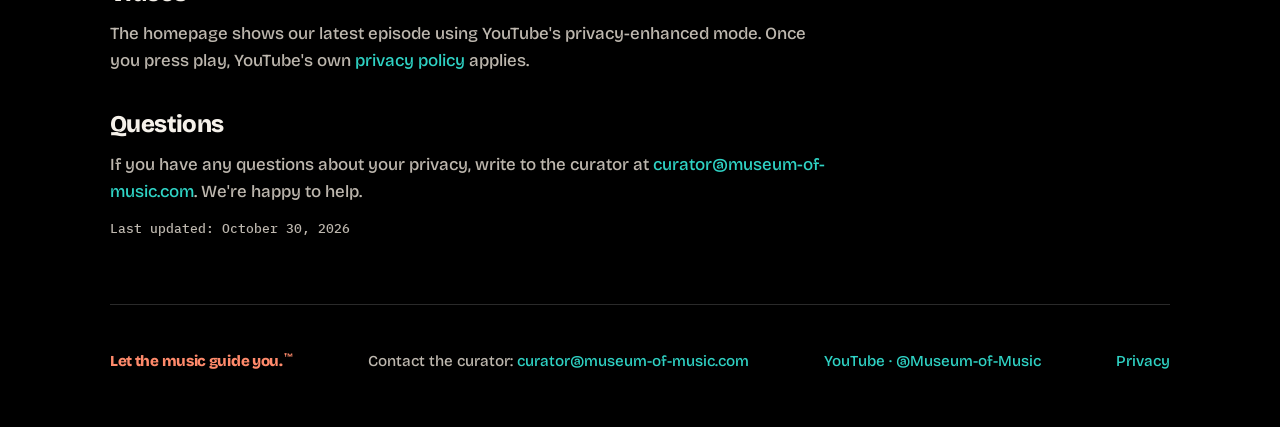
<file: privacy.html>
<!doctype html>
<html lang="en">
<head>
<meta charset="utf-8">
<meta name="viewport" content="width=device-width, initial-scale=1">
<meta name="description" content="How The Museum of Music handles your email address: what we collect, why, and how to unsubscribe.">
<meta property="og:title" content="Privacy · The Museum of Music">
<meta property="og:description" content="How The Museum of Music handles your email address: what we collect, why, and how to unsubscribe.">
<meta property="og:type" content="website">
<meta property="og:url" content="https://museum-of-music.com/privacy.html">
<meta property="og:site_name" content="The Museum of Music">
<meta property="og:image" content="https://museum-of-music.com/share-card.png">
<meta property="og:image:width" content="1200">
<meta property="og:image:height" content="630">
<meta name="twitter:card" content="summary_large_image">
<meta name="theme-color" content="#000000">
<link rel="icon" type="image/png" href="logo.png">
<title>Privacy · The Museum of Music</title>
<link rel="canonical" href="https://museum-of-music.com/privacy.html">
<link rel="preconnect" href="https://fonts.googleapis.com">
<link rel="preconnect" href="https://fonts.gstatic.com" crossorigin>
<link rel="stylesheet" href="https://fonts.googleapis.com/css2?family=Bricolage+Grotesque:opsz,wght@12..96,500;12..96,800&family=IBM+Plex+Mono:wght@500&display=swap">
<link rel="stylesheet" href="/styles.css">
</head>
<body>

<div class="wrap">
  <header>
    <a class="brand" href="index.html" aria-label="The Museum of Music home">
      <img class="wordmark" src="wordmark.png" alt="The Museum of Music" width="905" height="215">
    </a>
    <nav aria-label="Main">
      <a href="index.html#now-showing">Now showing</a>
      <a href="index.html#next">Next exhibition</a>
      <a href="index.html#invitations">Invitations</a>
      <a href="index.html#about">About</a>
    </nav>
  </header>

  <main class="policy">
    <div class="eyebrow">Privacy</div>
    <h1>Your privacy at the museum</h1>
    <p class="lede">The short version: we only ask for your email address, we only use it to invite you to new exhibitions, and we never sell it or share it with anyone.</p>

    <h2>What we collect</h2>
    <p>The only personal information this site collects is your email address, and only if you choose to type it into the sign-up form on our home page. That form is provided by beehiiv, the service we use for our emails.</p>

    <h2>How we use it</h2>
    <p>We use your email address for one thing: to send you an occasional invitation when a new exhibition opens, plus a single welcome note when you first join. That's it. No daily newsletters, no ads, and no emails about anything else.</p>

    <h2>Where it's kept</h2>
    <p>Your email address is stored by beehiiv, and beehiiv is also the service that sends our emails. You can read <a href="https://www.beehiiv.com/privacy" target="_blank" rel="noopener">beehiiv's own privacy policy</a> to see how they look after it. Like most email services, beehiiv may also record whether an email was opened and which links in it were clicked.</p>

    <h2>We never sell or share it</h2>
    <p>We will never sell your email address, rent it, trade it, or share it with anyone else. It stays with us and with beehiiv, which only uses it to deliver our emails.</p>

    <h2>How to unsubscribe</h2>
    <p>Every email we send has an unsubscribe link at the bottom, and one click is all it takes. If you'd rather ask a person, just write to <a class="email" href="mailto:curator@museum-of-music.com">curator@museum-of-music.com</a> and we'll take you off the list.</p>

    <h2>Cookies</h2>
    <p>This site doesn't set any tracking cookies of its own. The sign-up form is loaded from beehiiv, so beehiiv's own privacy policy covers anything that form does.</p>

    <h2>Fonts and hosting</h2>
    <p>The lettering on this site comes from Google Fonts, so when a page loads, your browser asks Google for the fonts and Google can see your IP address (the number that identifies your internet connection). The site itself is hosted on GitHub Pages, which may keep basic technical records of visits, such as IP addresses, for security.</p>

    <h2>Videos</h2>
    <p>The homepage shows our latest episode using YouTube's privacy-enhanced mode. Once you press play, YouTube's own <a href="https://policies.google.com/privacy" target="_blank" rel="noopener">privacy policy</a> applies.</p>

    <h2>Questions</h2>
    <p>If you have any questions about your privacy, write to the curator at <a class="email" href="mailto:curator@museum-of-music.com">curator@museum-of-music.com</a>. We're happy to help.</p>

    <p class="updated">Last updated: October 30, 2026</p>
  </main>

  <footer>
    <span class="sign">Let the music guide you.<span class="tm">&trade;</span></span>
    <span>Contact the curator: <a class="email" href="mailto:curator@museum-of-music.com">curator@museum-of-music.com</a></span>
    <a href="https://www.youtube.com/@Museum-of-Music" target="_blank" rel="noopener">YouTube · @Museum-of-Music</a>
    <a href="privacy.html">Privacy</a>
  </footer>
</div>
</body>
</html>
</file>
<file: styles.css>
/* Shared styles for every page.
   Homepage layout: a black gallery with bright color blocks — wordmark header, the title and the tour video, three artifact cards, the coming-soon cards, the invitation desk and the about note. */
:root{
  --bg:#000;
  --surface:#1a1a1a;     /* pills, quiet buttons, the invitation card */
  --line:#2a2a2a;
  --fg:#f5f1ea;
  --muted:#bdb7ae;
  --teal:#2fd3c5;
  --yellow:#ffd24a;
  --coral:#ff8a6b;
  --ink:#000;            /* dark text on the color blocks */
  --font:"Bricolage Grotesque", "Avenir Next", "Segoe UI", system-ui, sans-serif;
  --mono:"IBM Plex Mono", ui-monospace, "SFMono-Regular", Menlo, monospace;
  color-scheme:dark;
}
*{box-sizing:border-box}
html{-webkit-text-size-adjust:100%}
body{margin:0;background:var(--bg);color:var(--fg);font-family:var(--font);font-weight:500;font-size:1.06rem;line-height:1.6;
  padding-left:max(16px, env(safe-area-inset-left, 0px));padding-right:max(16px, env(safe-area-inset-right, 0px))}
a{color:inherit}
.wrap{max-width:1060px;margin:0 auto}
h1,h2,h3{font-weight:800;line-height:1.05;letter-spacing:-.035em;text-wrap:balance;margin:0}
.eyebrow{justify-self:start;align-self:start;display:inline-block;font-family:var(--mono);font-weight:500;font-size:.74rem;line-height:1.3;letter-spacing:.14em;text-transform:uppercase;
  color:var(--yellow);background:var(--surface);border:1px solid var(--line);border-radius:999px;padding:7px 14px}
:focus-visible{outline:2px solid var(--yellow);outline-offset:3px}

/* header */
header{display:flex;align-items:center;justify-content:space-between;gap:12px 24px;flex-wrap:wrap;padding-block:24px}
.brand{display:block;line-height:0}
.wordmark{width:250px;max-width:100%;height:auto;display:block}
nav{display:flex;gap:4px 22px;flex-wrap:wrap;font-size:.98rem}
nav a{text-decoration:none;color:var(--teal);padding-block:10px}
nav a:hover{text-decoration:underline}

/* hero */
.hero{padding-block:64px 64px;display:grid;gap:22px}
.hero h1{font-size:clamp(1.9rem,4.2vw,3.3rem)}
.hero h1 em{font-style:normal}
.hero-body{display:grid;grid-template-columns:minmax(0,1fr) minmax(0,1.55fr);gap:40px;align-items:center;margin-top:8px}
.hero-text{display:grid;gap:22px}
.hero-text p{font-size:1.15rem;color:var(--muted);max-width:56ch;margin:0}
@media (max-width:860px){
  .hero-body{grid-template-columns:1fr;gap:28px}
  .hero-text{display:contents}  /* on narrow screens: intro, then the video, then the button */
  .hero-text .ticket{order:3}
}
.video{aspect-ratio:16/9;width:100%;border-radius:20px;overflow:hidden;background:#0d0d0d;
  box-shadow:0 -24px 80px -30px rgba(47,211,197,.45), 0 40px 110px -30px rgba(255,92,170,.45)}
.video iframe{display:block;width:100%;height:100%;border:0}
.ticket{display:flex;flex-wrap:wrap;gap:12px;align-items:center}

/* buttons */
.btn{font-family:var(--font);font-weight:800;font-size:1rem;letter-spacing:-.01em;text-decoration:none;border-radius:999px;padding:13px 26px;min-height:48px;
  display:inline-flex;align-items:center;justify-content:center;text-align:center;border:1px solid transparent;cursor:pointer}
.btn-primary{background:var(--coral);color:var(--ink)}
.btn-primary:hover{filter:brightness(1.08)}
.btn-quiet{background:var(--surface);border-color:#333;color:var(--fg)}
.btn-quiet:hover{border-color:var(--muted)}
@media (prefers-reduced-motion:no-preference){ .btn{transition:filter .2s, border-color .2s} }

/* sections */
section{padding-block:64px}
.sec-head{display:grid;gap:14px;margin-bottom:32px;max-width:720px}
.sec-head h2{font-size:clamp(1.9rem,4.4vw,2.9rem)}
.sec-head p{margin:0;color:var(--muted)}

/* artifact cards: solid color blocks with dark text */
.placards{display:grid;grid-template-columns:repeat(auto-fit,minmax(min(100%,280px),1fr));gap:20px}
.placard{--card:var(--teal);background:var(--card);color:var(--ink);border-radius:22px;padding:26px 24px;display:flex;flex-direction:column;gap:12px;min-width:0}
.placard:nth-child(3n+2){--card:var(--yellow)}
.placard:nth-child(3n+3){--card:var(--coral)}
.placard .cat{font-family:var(--mono);font-size:.74rem;letter-spacing:.08em;text-transform:uppercase}
.placard h3{font-size:1.45rem;letter-spacing:-.025em}
.placard .meta{font-family:var(--mono);font-size:.8rem;opacity:.8}
.placard p{margin:0}
.nowrap{white-space:nowrap}
/* the history list: a black panel inside the card, values lit in light text and the last one in the card's color */
.prov{font-family:var(--mono);font-size:.8rem;display:grid;gap:6px;margin-top:auto;padding:14px 12px;border-radius:14px;background:var(--bg);color:var(--muted);font-variant-numeric:tabular-nums}
.prov div{display:flex;flex-wrap:wrap;justify-content:space-between;gap:2px 10px}
.prov span{white-space:nowrap}   /* keep each label whole; if a row is too tight, its value drops to the next line */
.prov strong{margin-left:auto}
.prov strong{font-weight:500;color:var(--fg);text-align:right}
.prov .final{border-top:1px solid var(--line);padding-top:8px;margin-top:2px}
.prov .final strong{font-family:var(--font);font-weight:800;font-size:.95rem;color:var(--card)}

/* coming soon cards */
.vote{display:grid;grid-template-columns:repeat(auto-fit,minmax(min(100%,240px),1fr));gap:16px}
.choice{background:var(--teal);color:var(--ink);border-radius:22px;padding:22px 24px;font-weight:800;font-size:1.15rem;line-height:1.25;letter-spacing:-.02em}
.choice:nth-child(3n+2){background:var(--yellow)}
.choice:nth-child(3n+3){background:var(--coral)}
.choice span{display:block;font-family:var(--mono);font-weight:500;font-size:.74rem;letter-spacing:.1em;text-transform:uppercase;margin-bottom:10px}

/* an exhibition that hasn't opened yet: placeholder where the video will go */
.video-soon{display:grid;place-items:center;text-align:center;padding:24px;border:1px dashed var(--line)}
.video-soon p{margin:0;font-family:var(--mono);font-size:.82rem;letter-spacing:.1em;text-transform:uppercase;color:var(--yellow)}

/* page not found */
.lost{font-size:1.15rem;color:var(--muted);max-width:56ch;margin:0}
.lost + .ticket{margin-top:8px}

/* exhibition pages: credits & sources */
.more{margin:28px 0 0}
.more a{color:var(--teal);text-decoration:none;font-weight:800}
.more a::after{content:" →"}
.more a:hover{text-decoration:underline}
.credits h3{font-size:1.25rem;letter-spacing:-.02em;margin-top:10px}
.credits ul{margin:0;padding-left:1.2em;color:var(--muted);display:grid;gap:8px}
.credits a{color:var(--teal);text-decoration:none}
.credits a:hover{text-decoration:underline}

/* invitation */
.invite{display:grid;grid-template-columns:1.1fr 1fr;gap:36px;align-items:center}
@media (max-width:760px){.invite{grid-template-columns:1fr}}
.card{background:var(--surface);border:1px solid var(--line);border-radius:22px;padding:26px;display:grid;gap:14px;min-width:0}
/* the beehiiv form page has no dark color-scheme; matching it here keeps Chrome from painting a white backdrop behind the frame */
#inviteBox iframe{color-scheme:light}

/* about */
.about{max-width:66ch;display:grid;gap:14px}
.about p{margin:0;color:var(--muted)}

footer{border-top:1px solid var(--line);padding-block:34px 44px;display:flex;flex-wrap:wrap;gap:10px 36px;justify-content:space-between;align-items:center;color:var(--muted);font-size:.95rem}
footer a{display:inline-block;padding-block:10px;color:var(--teal);text-decoration:none}
footer a:hover{text-decoration:underline}
.sign{font-weight:800;letter-spacing:-.02em;color:var(--coral)}
.tm{font-weight:500;font-size:.65em;vertical-align:super;line-height:0;margin-left:1px}
.email{overflow-wrap:anywhere}

@media (max-width:520px){
  .hero{padding-block:36px 48px}
  section{padding-block:48px}
  .ticket .btn{flex:1 1 100%}
}

/* policy */
.policy{padding-block:64px;max-width:66ch;display:grid;gap:14px}
.policy h1{font-size:clamp(2.4rem,6.5vw,4rem);margin-bottom:6px}
.policy h2{font-size:1.5rem;letter-spacing:-.025em;margin-top:24px}
.policy p{margin:0;color:var(--muted)}
.policy p a{color:var(--teal);text-decoration:none}
.policy p a:hover{text-decoration:underline}
.policy .lede{font-size:1.2rem;color:var(--fg)}
.updated{font-family:var(--mono);font-size:.8rem}
@media (max-width:520px){ .policy{padding-block:36px 48px} }
</file>
